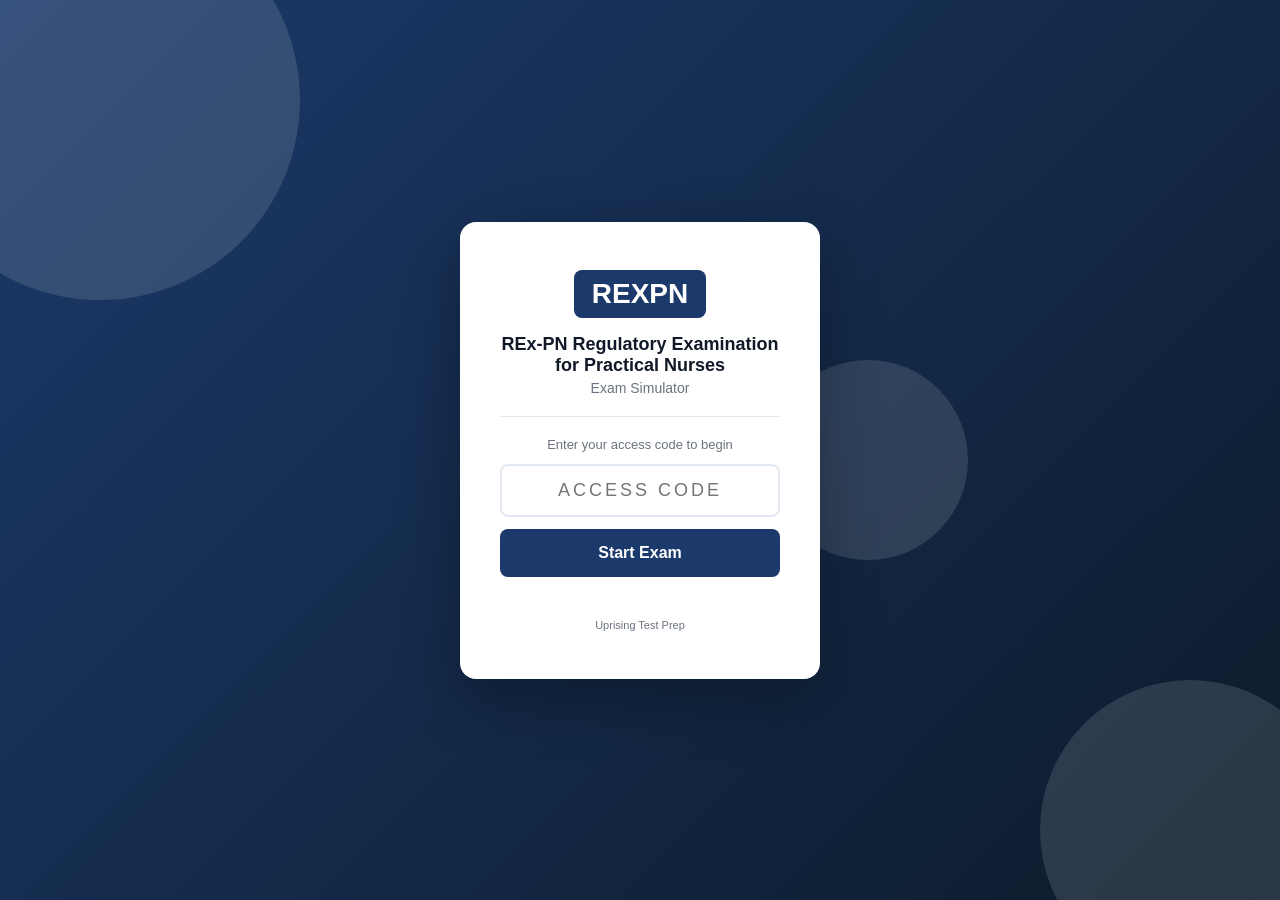
<file: index.html>
<!DOCTYPE html>
<html lang="en">
<head>
  <meta charset="UTF-8" />
  <meta name="viewport" content="width=device-width, initial-scale=1.0, viewport-fit=cover" />
  <meta name="apple-mobile-web-app-capable" content="yes" />
  <meta name="apple-mobile-web-app-status-bar-style" content="black-translucent" />
  <title>REXPN Exam Simulator</title>
  <link rel="stylesheet" href="style.css" />
</head>
<body>

<div id="access-gate">
  <div class="gate-bg-shapes">
    <div class="shape shape-1"></div>
    <div class="shape shape-2"></div>
    <div class="shape shape-3"></div>
  </div>
  <div class="gate-card">
    <div class="gate-logo">
      <div class="logo-badge">REXPN</div>
    </div>
    <h1 class="gate-title">REx-PN Regulatory Examination for Practical Nurses</h1>
    <p class="gate-subtitle">Exam Simulator</p>
    <div class="gate-divider"></div>
    <p class="gate-instruction">Enter your access code to begin</p>
    <input type="text" id="access-code-input" class="gate-input"
           placeholder="Access Code" autocomplete="off"
           maxlength="20" spellcheck="false" />
    <button id="access-btn" class="gate-btn">Start Exam</button>
    <p id="access-error" class="gate-error"></p>
    <p class="gate-hint">Uprising Test Prep</p>
  </div>
</div>

<div id="app" style="display:none">
  <header class="top-bar">
    <div class="bar-left">
      <span class="bar-logo">REXPN</span>
      <span class="bar-title">Exam Simulator</span>
    </div>
    <div class="bar-right">
      <span class="bar-timer" id="timer-display">--:--</span>
      <button class="bar-btn" id="flag-btn">Flag</button>
      <button class="bar-btn bar-btn-primary" id="submit-btn">
        <span class="btn-full">Submit Exam</span>
        <span class="btn-short">Submit</span>
      </button>
    </div>
  </header>

  <div class="progress-strip">
    <div class="progress-bar" id="progress-bar"></div>
  </div>

  <main class="exam-main">
    <div class="question-panel">
      <div class="q-meta">
        <span id="q-counter"></span>
        <span id="q-domain" class="q-domain-tag"></span>
        <span id="q-flag-indicator" class="flag-chip" style="display:none">Flagged</span>
      </div>
      <div id="q-image-wrap" style="display:none; margin-bottom:14px;"></div>
      <p id="question-text" class="q-text"></p>
      <div id="options-list" class="options-list"></div>
      <div id="explanation-box" class="explanation-box" style="display:none">
        <div class="explanation-label">Explanation</div>
        <p id="explanation-text" class="explanation-text"></p>
      </div>
    </div>
    <div class="nav-bar">
      <button class="nav-btn" id="prev-btn">&#8592; Prev</button>
      <button class="nav-btn nav-btn-map" id="map-btn">Question Map</button>
      <button class="nav-btn nav-btn-next" id="next-btn">Next &#8594;</button>
    </div>
  </main>
</div>

<!-- Question Map Modal -->
<div id="map-modal" style="display:none">
  <div class="map-backdrop" id="map-backdrop"></div>
  <div class="map-panel">
    <div class="map-header">
      <span class="map-title">Question Map</span>
      <button id="map-close" class="map-close-btn">&#x2715; Close</button>
    </div>
    <div class="map-legend">
      <span class="leg-item"><span class="leg-swatch leg-answered"></span>Answered</span>
      <span class="leg-item"><span class="leg-swatch leg-flagged"></span>Flagged</span>
      <span class="leg-item"><span class="leg-swatch leg-unanswered"></span>Unanswered</span>
    </div>
    <div id="q-grid" class="q-grid"></div>
  </div>
</div>

<div id="results-screen" style="display:none">
  <div class="results-card">
    <div class="res-header">
      <div class="res-badge">REXPN</div>
      <h2 id="res-status" class="res-status"></h2>
      <p id="res-score" class="res-score"></p>
    </div>
    <div id="res-domains" class="res-domains"></div>
    <button id="res-review-btn" class="res-btn">Review Answers</button>
    <button id="res-restart-btn" class="res-btn res-btn-secondary">Restart</button>
  </div>
</div>

<script src="questions.js"></script>
<script src="app.js"></script>
</body>
</html>
</file>
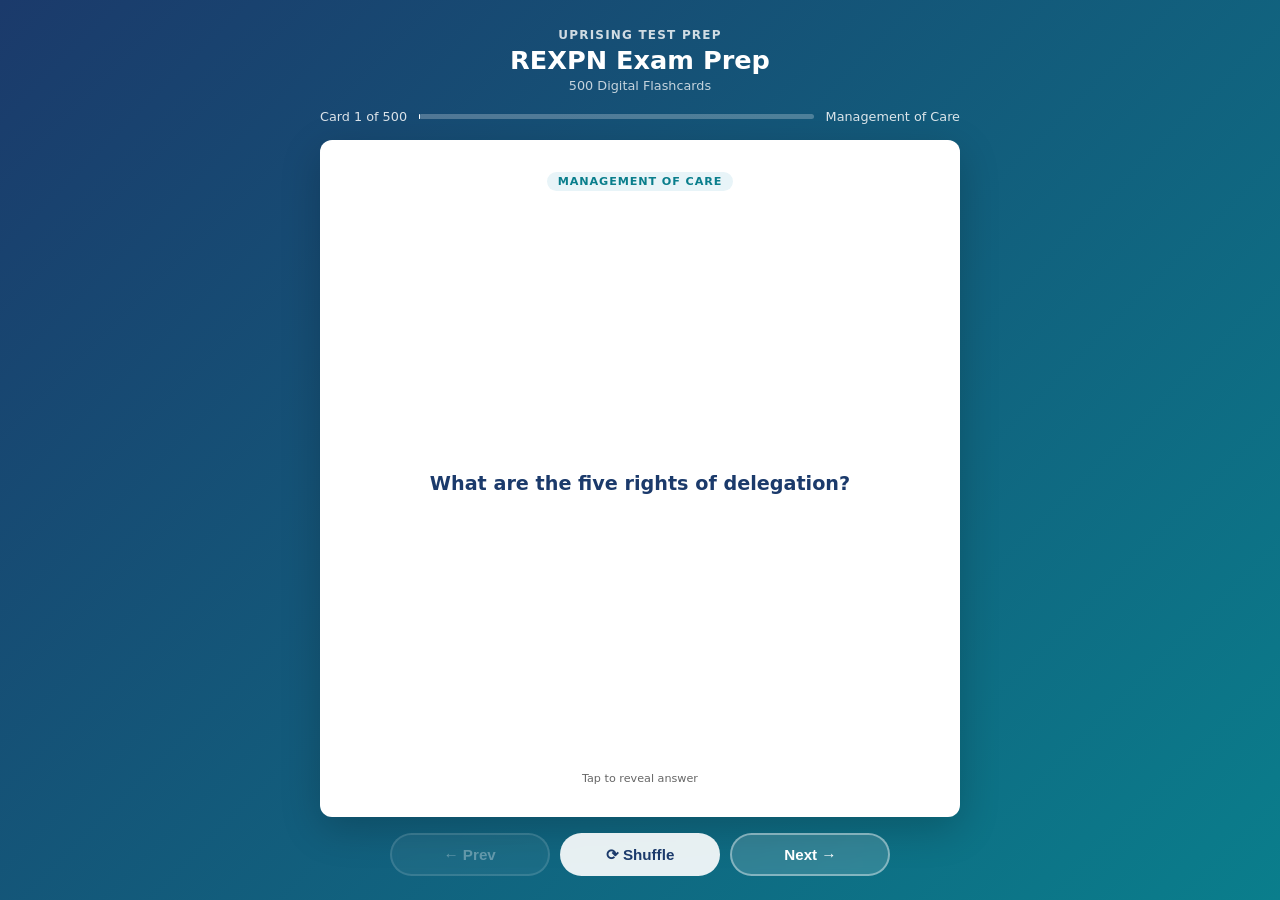
<file: flashcards/index.html>
<!DOCTYPE html>
<html lang="en">
<head>
  <meta charset="UTF-8">
  <meta name="viewport" content="width=device-width, initial-scale=1.0">
  <title>REXPN Exam Prep — Flashcards</title>
  <style>
    :root {
      --blue:   #1B3A6B;
      --teal:   #0A7E8C;
      --ltblue: #E8F4F8;
      --white:  #FFFFFF;
      --text:   #1A1A1A;
      --muted:  #666;
      --radius: 12px;
    }
    * { box-sizing: border-box; margin: 0; padding: 0; }
    html, body { height: 100%; }
    body {
      font-family: 'Segoe UI', system-ui, sans-serif;
      background: linear-gradient(135deg, var(--blue) 0%, var(--teal) 100%);
      min-height: 100dvh;
      display: flex;
      flex-direction: column;
      align-items: center;
      padding: 1.25rem 1rem 1rem;
      gap: 0.75rem;
      overflow-x: hidden;
    }
    header { text-align: center; color: #fff; flex-shrink: 0; }
    header .brand { font-size: 0.75rem; font-weight: 700; letter-spacing: 0.1em; opacity: 0.8; text-transform: uppercase; }
    header h1 { font-size: 1.3rem; font-weight: 800; margin-top: 0.2rem; }
    header .subtitle { font-size: 0.8rem; opacity: 0.75; margin-top: 0.15rem; }
    #progress-info {
      display: flex; align-items: center; gap: 0.75rem;
      color: rgba(255,255,255,0.85); font-size: 0.8rem;
      flex-shrink: 0; width: 100%; max-width: 640px;
    }
    #progress-bar-track {
      flex: 1; background: rgba(255,255,255,0.25);
      border-radius: 4px; height: 5px;
    }
    #progress-bar-fill { height: 100%; background: #fff; border-radius: 4px; transition: width 0.3s; }
    .card-scene {
      width: 100%; max-width: 640px;
      perspective: 1200px;
      cursor: pointer;
      flex: 1; min-height: 0;
      display: flex; flex-direction: column;
    }
    .card-inner {
      position: relative; width: 100%;
      flex: 1; min-height: 0;
      transition: transform 0.55s cubic-bezier(.4,0,.2,1);
      transform-style: preserve-3d;
    }
    .card-scene.flipped .card-inner { transform: rotateY(180deg); }
    .card-face {
      position: absolute; inset: 0;
      backface-visibility: hidden; -webkit-backface-visibility: hidden;
      border-radius: var(--radius);
      display: flex; flex-direction: column;
      padding: 1.5rem 1.75rem;
      box-shadow: 0 12px 40px rgba(0,0,0,0.2);
      overflow: hidden;
    }
    .card-front { background: var(--white); align-items: center; justify-content: center; }
    .card-back  { background: var(--ltblue); transform: rotateY(180deg); }
    .card-badge {
      font-size: 0.7rem; font-weight: 700; text-transform: uppercase;
      letter-spacing: 0.08em;
      background: var(--ltblue); color: var(--teal);
      padding: 0.2rem 0.65rem; border-radius: 20px;
      margin-bottom: 0.85rem; flex-shrink: 0;
    }
    .card-back .card-badge { background: rgba(10,126,140,0.12); }
    .card-front .q-text {
      font-size: 1.1rem; font-weight: 600; color: var(--blue); line-height: 1.55;
      text-align: center; overflow-y: auto; flex: 1;
      display: flex; align-items: center; justify-content: center;
      scrollbar-width: thin; scrollbar-color: rgba(27,58,107,0.3) transparent;
    }
    .card-back .a-label { font-size: 0.7rem; font-weight: 700; color: var(--teal); text-transform: uppercase; letter-spacing: 0.08em; margin-bottom: 0.4rem; flex-shrink: 0; }
    .card-back .a-text  {
      font-size: 0.975rem; color: var(--text); line-height: 1.65;
      overflow-y: auto; flex: 1; min-height: 0; padding-right: 4px;
      scrollbar-width: thin; scrollbar-color: rgba(10,126,140,0.4) transparent;
    }
    .card-back .a-text::-webkit-scrollbar { width: 4px; }
    .card-back .a-text::-webkit-scrollbar-track { background: transparent; }
    .card-back .a-text::-webkit-scrollbar-thumb { background: rgba(10,126,140,0.4); border-radius: 4px; }
    .tap-hint { flex-shrink: 0; margin-top: 0.6rem; font-size: 0.7rem; color: var(--muted); text-align: center; }
    .card-back .tap-hint { color: var(--teal); opacity: 0.7; }
    .controls {
      display: flex; gap: 0.65rem; flex-wrap: nowrap;
      justify-content: center; flex-shrink: 0;
      width: 100%; max-width: 640px;
      padding-bottom: env(safe-area-inset-bottom, 0px);
    }
    .btn {
      padding: 0.6rem 1.2rem; border-radius: 50px;
      border: 2px solid rgba(255,255,255,0.4);
      background: rgba(255,255,255,0.15); color: #fff;
      font-weight: 700; font-size: 0.875rem; cursor: pointer;
      transition: all 0.2s; backdrop-filter: blur(4px);
      white-space: nowrap; flex: 1; max-width: 160px;
    }
    .btn:hover { background: rgba(255,255,255,0.3); border-color: rgba(255,255,255,0.7); }
    .btn:active { transform: scale(0.96); }
    .btn:disabled { opacity: 0.35; cursor: not-allowed; }
    .btn.btn-primary { background: rgba(255,255,255,0.9); color: var(--blue); border-color: transparent; }
    .btn.btn-primary:hover { background: #fff; }
    #loading { color: rgba(255,255,255,0.8); font-size: 1rem; text-align: center; padding: 3rem; flex: 1; }
    @media (min-width: 768px) {
      body { padding: 1.75rem 1.5rem 1.5rem; gap: 1rem; }
      header h1 { font-size: 1.6rem; }
      .card-face { padding: 2rem 2.5rem; }
      .card-front .q-text { font-size: 1.2rem; }
      .card-back .a-text { font-size: 1.05rem; }
      .btn { font-size: 0.95rem; padding: 0.65rem 1.4rem; }
    }
    @media (max-width: 380px) {
      body { padding: 0.75rem; gap: 0.5rem; }
      header .brand { font-size: 0.65rem; }
      header h1 { font-size: 1.1rem; }
      header .subtitle { display: none; }
      .card-face { padding: 1rem 1.1rem; }
      .card-front .q-text { font-size: 0.975rem; }
      .card-back .a-text { font-size: 0.875rem; }
      .btn { font-size: 0.8rem; padding: 0.5rem 0.75rem; }
    }
  </style>
</head>
<body>
<header>
  <div class="brand">Uprising Test Prep</div>
  <h1>REXPN Exam Prep</h1>
  <div class="subtitle">500 Digital Flashcards</div>
</header>
<div id="progress-info">
  <span id="card-counter">Card 1 of 500</span>
  <div id="progress-bar-track"><div id="progress-bar-fill" style="width:0%"></div></div>
  <span id="domain-label"></span>
</div>
<div id="loading">Loading flashcards...</div>
<div class="card-scene" id="card-scene" style="display:none" onclick="flipCard()">
  <div class="card-inner" id="card-inner">
    <div class="card-face card-front">
      <div class="card-badge" id="front-badge"></div>
      <div class="q-text" id="q-text"></div>
      <div class="tap-hint">Tap to reveal answer</div>
    </div>
    <div class="card-face card-back">
      <div class="card-badge" id="back-badge">Answer</div>
      <div class="a-label">Answer</div>
      <div class="a-text" id="a-text"></div>
      <div class="tap-hint">Tap to flip back</div>
    </div>
  </div>
</div>
<div class="controls" id="controls" style="display:none">
  <button class="btn" id="prev-btn" onclick="event.stopPropagation();move(-1)" disabled>&#8592; Prev</button>
  <button class="btn btn-primary" onclick="event.stopPropagation();shuffleCards()">&#10227; Shuffle</button>
  <button class="btn" id="next-btn" onclick="event.stopPropagation();move(1)">Next &#8594;</button>
</div>
<script>
const DOMAIN_LABELS = {
  management_of_care: "Management of Care",
  safety_and_infection_control: "Safety and Infection Control",
  health_promotion_and_maintenance: "Health Promotion and Maintenance",
  psychosocial_integrity: "Psychosocial Integrity",
  basic_care_and_comfort: "Basic Care and Comfort",
  pharmacological_and_parenteral_therapies: "Pharmacological and Parenteral Therapies",
  reduction_of_risk_potential: "Reduction of Risk Potential",
  physiological_adaptation: "Physiological Adaptation",
};
let cards   = [];
let current = 0;
async function init() {
  try {
    const res = await fetch('flashcards.json');
    if (!res.ok) throw new Error('Network error');
    cards = await res.json();
    document.getElementById('loading').style.display    = 'none';
    document.getElementById('card-scene').style.display = 'flex';
    document.getElementById('controls').style.display   = 'flex';
    show();
  } catch (e) {
    document.getElementById('loading').textContent = 'Error loading flashcards. Please try refreshing.';
  }
}
function domainLabel(key) {
  return DOMAIN_LABELS[key] || key.replace(/_/g, ' ').replace(/\b\w/g, c => c.toUpperCase());
}
function show() {
  const c = cards[current];
  document.getElementById('card-scene').classList.remove('flipped');
  document.getElementById('a-text').scrollTop = 0;
  const label = domainLabel(c.domain || c.chapter || '');
  document.getElementById('q-text').textContent       = c.front;
  document.getElementById('a-text').textContent       = c.back;
  document.getElementById('front-badge').textContent  = label;
  document.getElementById('back-badge').textContent   = label;
  document.getElementById('card-counter').textContent = `Card ${current+1} of ${cards.length}`;
  document.getElementById('domain-label').textContent = label;
  document.getElementById('progress-bar-fill').style.width = `${((current+1)/cards.length*100).toFixed(1)}%`;
  document.getElementById('prev-btn').disabled = current === 0;
  document.getElementById('next-btn').disabled = current === cards.length - 1;
}
function flipCard() { document.getElementById('card-scene').classList.toggle('flipped'); }
function move(dir) {
  const next = current + dir;
  if (next < 0 || next >= cards.length) return;
  current = next; show();
}
function shuffleCards() {
  for (let i = cards.length - 1; i > 0; i--) {
    const j = Math.floor(Math.random() * (i+1));
    [cards[i], cards[j]] = [cards[j], cards[i]];
  }
  current = 0; show();
}
document.addEventListener('keydown', e => {
  if (e.key === 'ArrowRight' || e.key === 'ArrowDown') move(1);
  else if (e.key === 'ArrowLeft' || e.key === 'ArrowUp') move(-1);
  else if (e.key === ' ' || e.key === 'Enter') { e.preventDefault(); flipCard(); }
});
init();
</script>
</body>
</html>
</file>
<file: style.css>
/* REXPN Exam Simulator — Styles */
:root {
  --primary:   #1B3A6B;
  --pass:      #059669;
  --fail:      #DC2626;
  --bg:        #F3F4F8;
  --card:      #FFFFFF;
  --border:    #E2E8F0;
  --text:      #111827;
  --muted:     #6B7280;
  --radius:    10px;
}
*, *::before, *::after { box-sizing: border-box; margin: 0; padding: 0; }
body {
  font-family: -apple-system, BlinkMacSystemFont, "Segoe UI", sans-serif;
  background: var(--bg);
  color: var(--text);
  height: 100vh;
  height: 100dvh;
  overflow: hidden;
  -webkit-text-size-adjust: 100%;
}

/* ── Access Gate ─────────────────────────────────────────────────────────── */
#access-gate {
  display: flex;
  align-items: center;
  justify-content: center;
  height: 100vh;
  height: 100dvh;
  background: linear-gradient(135deg, var(--primary) 0%, #0d1b2a 100%);
  position: relative;
  overflow: hidden;
  padding: 20px;
  padding-top: max(20px, env(safe-area-inset-top));
  padding-bottom: max(20px, env(safe-area-inset-bottom));
}
.gate-bg-shapes { position: absolute; inset: 0; pointer-events: none; }
.shape { position: absolute; border-radius: 50%; opacity: .12; background: #fff; }
.shape-1 { width: 400px; height: 400px; top: -100px; left: -100px; }
.shape-2 { width: 300px; height: 300px; bottom: -80px; right: -60px; }
.shape-3 { width: 200px; height: 200px; top: 40%; left: 60%; }
.gate-card {
  background: #fff;
  border-radius: 16px;
  padding: 48px 40px;
  text-align: center;
  width: 100%;
  max-width: 360px;
  position: relative;
  z-index: 1;
  box-shadow: 0 20px 60px rgba(0,0,0,.3);
}
.logo-badge {
  display: inline-block;
  background: var(--primary);
  color: #fff;
  font-weight: 800;
  font-size: 28px;
  padding: 8px 18px;
  border-radius: 8px;
}
.gate-title { font-size: 18px; font-weight: 700; margin-top: 16px; color: var(--text); }
.gate-subtitle { color: var(--muted); font-size: 14px; margin-top: 4px; }
.gate-divider { height: 1px; background: var(--border); margin: 20px 0; }
.gate-instruction { font-size: 13px; color: var(--muted); margin-bottom: 12px; }
.gate-input {
  width: 100%;
  padding: 14px 16px;
  border: 2px solid var(--border);
  border-radius: 8px;
  font-size: 18px;
  text-align: center;
  text-transform: uppercase;
  letter-spacing: 3px;
  outline: none;
}
.gate-input:focus { border-color: var(--primary); }
.gate-btn {
  width: 100%;
  margin-top: 12px;
  padding: 15px;
  background: var(--primary);
  color: #fff;
  border: none;
  border-radius: 8px;
  font-size: 16px;
  font-weight: 600;
  cursor: pointer;
  -webkit-tap-highlight-color: transparent;
}
.gate-btn:hover { opacity: .9; }
.gate-error { color: var(--fail); font-size: 13px; margin-top: 8px; min-height: 18px; }
.gate-hint { color: var(--muted); font-size: 11px; margin-top: 16px; }

/* ── App shell ───────────────────────────────────────────────────────────── */
#app {
  display: flex;
  flex-direction: column;
  height: 100vh;
  height: 100dvh;
  padding-top: env(safe-area-inset-top);
}
.top-bar {
  display: flex;
  justify-content: space-between;
  align-items: center;
  background: var(--primary);
  color: #fff;
  padding: 0 20px;
  padding-left: max(20px, env(safe-area-inset-left));
  padding-right: max(20px, env(safe-area-inset-right));
  height: 52px;
  flex-shrink: 0;
  gap: 8px;
}
.bar-left { display: flex; align-items: center; gap: 8px; min-width: 0; }
.bar-logo { font-weight: 800; font-size: 18px; flex-shrink: 0; }
.bar-title { font-size: 14px; opacity: .8; white-space: nowrap; overflow: hidden; text-overflow: ellipsis; }
.bar-right { display: flex; align-items: center; gap: 8px; flex-shrink: 0; }
.bar-timer {
  font-variant-numeric: tabular-nums;
  font-size: 16px;
  font-weight: 600;
  min-width: 68px;
  text-align: right;
}
.bar-btn {
  padding: 7px 13px;
  background: rgba(255,255,255,.15);
  border: 1px solid rgba(255,255,255,.3);
  color: #fff;
  border-radius: 6px;
  cursor: pointer;
  font-size: 13px;
  white-space: nowrap;
  -webkit-tap-highlight-color: transparent;
  touch-action: manipulation;
}
.bar-btn:hover { background: rgba(255,255,255,.25); }
.bar-btn-primary {
  background: #fff;
  color: var(--primary);
  border-color: #fff;
  font-weight: 600;
}
.bar-btn-primary:hover { background: #f0f0f0; }
.btn-short { display: none; }
.btn-full  { display: inline; }

.progress-strip { height: 4px; background: rgba(0,0,0,.1); flex-shrink: 0; }
.progress-bar   { height: 100%; background: #4ade80; transition: width .3s; }

/* ── Main exam area ──────────────────────────────────────────────────────── */
.exam-main {
  flex: 1;
  overflow: hidden;
  display: flex;
  flex-direction: column;
  padding: 16px 20px 0;
  padding-left: max(16px, env(safe-area-inset-left));
  padding-right: max(16px, env(safe-area-inset-right));
  min-height: 0;
}
.question-panel { flex: 1; overflow-y: auto; padding-bottom: 12px; -webkit-overflow-scrolling: touch; }
.q-meta {
  display: flex;
  align-items: center;
  gap: 8px;
  margin-bottom: 12px;
  font-size: 13px;
  color: var(--muted);
  flex-wrap: wrap;
}
.q-domain-tag {
  background: var(--primary);
  color: #fff;
  padding: 2px 8px;
  border-radius: 4px;
  font-size: 11px;
  font-weight: 600;
}
.flag-chip {
  background: #FEF3C7;
  color: #92400E;
  padding: 2px 8px;
  border-radius: 4px;
  font-size: 11px;
  font-weight: 600;
}
.q-image {
  max-width: 100%;
  height: auto;
  border-radius: 6px;
  border: 1px solid var(--border);
  display: block;
  margin-bottom: 14px;
}
.q-text { font-size: 16px; line-height: 1.65; margin-bottom: 20px; }
.options-list { display: flex; flex-direction: column; gap: 10px; }
.option {
  display: flex;
  align-items: flex-start;
  gap: 12px;
  padding: 15px 16px;
  background: var(--card);
  border: 2px solid var(--border);
  border-radius: var(--radius);
  cursor: pointer;
  transition: .15s;
  -webkit-tap-highlight-color: transparent;
  touch-action: manipulation;
  min-height: 52px;
}
.option:hover  { border-color: var(--primary); background: #F8FAFF; }
.option.selected  { border-color: var(--primary); background: #EEF3FF; }
.option.correct   { border-color: #059669; background: #ECFDF5; }
.option.incorrect { border-color: #DC2626; background: #FEF2F2; }
/* A correct SATA letter the user did NOT select -- distinct from plain
   "unselected" (border only) so a missed correct answer is still visible
   after submission. */
.option.missed    { border-color: #059669; border-style: dashed; background: #fff; }

/* ── SATA (multi-select checkboxes) ─────────────────────────────────────── */
.sata-instruction {
  font-size: 13px;
  font-weight: 600;
  color: var(--muted);
  margin-bottom: 2px;
}
.opt-checkbox {
  font-size: 18px;
  line-height: 1;
  min-width: 22px;
  padding-top: 1px;
  flex-shrink: 0;
  color: var(--primary);
}

/* ── Fill-in-the-blank ───────────────────────────────────────────────────── */
.fib-wrap { display: flex; align-items: center; gap: 10px; flex-wrap: wrap; }
.fib-input {
  padding: 14px 16px;
  border: 2px solid var(--border);
  border-radius: var(--radius);
  font-size: 16px;
  min-width: 160px;
  outline: none;
}
.fib-input:focus { border-color: var(--primary); }
.fib-unit { font-size: 15px; color: var(--muted); font-weight: 600; }
.fib-review { display: flex; flex-direction: column; gap: 10px; }
.fib-review-line {
  padding: 12px 16px;
  border-radius: var(--radius);
  border: 2px solid var(--border);
  font-size: 15px;
}
.fib-review-line.correct   { border-color: #059669; background: #ECFDF5; }
.fib-review-line.incorrect { border-color: #DC2626; background: #FEF2F2; }
.explanation-box {
  margin-top: 20px;
  padding: 16px 18px;
  background: #F0F9FF;
  border-left: 4px solid #2563EB;
  border-radius: 6px;
}
.explanation-label {
  font-size: 11px;
  font-weight: 700;
  text-transform: uppercase;
  letter-spacing: .06em;
  color: #2563EB;
  margin-bottom: 8px;
}
.explanation-text { font-size: 14.5px; line-height: 1.7; color: #1e293b; margin: 0; }
.opt-letter { font-weight: 700; font-size: 15px; color: var(--primary); min-width: 22px; padding-top: 1px; flex-shrink: 0; }
.opt-text   { font-size: 15px; line-height: 1.5; }

/* ── Nav bar ─────────────────────────────────────────────────────────────── */
.nav-bar {
  display: flex;
  align-items: center;
  gap: 8px;
  padding: 10px 0;
  padding-bottom: max(14px, env(safe-area-inset-bottom));
  flex-shrink: 0;
}
.nav-btn {
  flex: 1;
  padding: 13px 8px;
  background: var(--card);
  border: 1px solid var(--border);
  border-radius: 8px;
  cursor: pointer;
  font-size: 15px;
  font-weight: 500;
  text-align: center;
  -webkit-tap-highlight-color: transparent;
  touch-action: manipulation;
  min-height: 48px;
}
.nav-btn:hover      { background: #f0f0f0; }
.nav-btn-map {
  background: var(--bg);
  border-color: var(--primary);
  color: var(--primary);
  font-weight: 600;
}
.nav-btn-map:hover { background: #EEF3FF; }
.nav-btn-next {
  background: var(--primary);
  color: #fff;
  border-color: var(--primary);
}
.nav-btn-next:hover { opacity: .9; }

/* ── Question Map Modal ──────────────────────────────────────────────────── */
#map-modal {
  position: fixed;
  inset: 0;
  z-index: 1000;
  display: flex;
  flex-direction: column;
  justify-content: flex-end;
}
.map-backdrop { position: absolute; inset: 0; background: rgba(0,0,0,.5); }
.map-panel {
  position: relative;
  background: #fff;
  border-radius: 20px 20px 0 0;
  padding: 20px;
  padding-bottom: max(20px, env(safe-area-inset-bottom));
  max-height: 80vh;
  max-height: 80dvh;
  display: flex;
  flex-direction: column;
  box-shadow: 0 -4px 30px rgba(0,0,0,.2);
}
.map-header {
  display: flex;
  align-items: center;
  justify-content: space-between;
  margin-bottom: 12px;
  flex-shrink: 0;
}
.map-title { font-size: 17px; font-weight: 700; color: var(--text); }
.map-close-btn {
  padding: 8px 16px;
  background: var(--bg);
  border: 1px solid var(--border);
  border-radius: 8px;
  cursor: pointer;
  font-size: 14px;
  font-weight: 500;
  min-height: 40px;
  -webkit-tap-highlight-color: transparent;
  touch-action: manipulation;
}
.map-close-btn:hover { background: #e5e7eb; }
.map-legend { display: flex; gap: 16px; margin-bottom: 14px; flex-shrink: 0; flex-wrap: wrap; }
.leg-item { display: flex; align-items: center; gap: 6px; font-size: 13px; color: var(--muted); }
.leg-swatch {
  width: 16px;
  height: 16px;
  border-radius: 3px;
  border: 1px solid var(--border);
  background: var(--card);
  display: inline-block;
  flex-shrink: 0;
}
.leg-swatch.leg-answered  { background: var(--primary); border-color: var(--primary); }
.leg-swatch.leg-flagged   { background: #FEF3C7; border-color: #F59E0B; }
.leg-swatch.leg-unanswered { background: var(--card); }
.q-grid {
  display: flex;
  flex-wrap: wrap;
  gap: 6px;
  overflow-y: auto;
  flex: 1;
  padding-bottom: 8px;
  -webkit-overflow-scrolling: touch;
}
.grid-btn {
  width: 40px;
  height: 40px;
  border: 1px solid var(--border);
  border-radius: 6px;
  background: var(--card);
  font-size: 12px;
  cursor: pointer;
  font-weight: 500;
  -webkit-tap-highlight-color: transparent;
  touch-action: manipulation;
}
.grid-btn.answered { background: var(--primary); color: #fff; border-color: var(--primary); }
.grid-btn.flagged  { background: #FEF3C7; border-color: #F59E0B; }
.grid-btn.active   { outline: 3px solid var(--primary); outline-offset: 2px; }

/* ── Results ─────────────────────────────────────────────────────────────── */
#results-screen {
  display: flex;
  align-items: flex-start;
  justify-content: center;
  min-height: 100vh;
  min-height: 100dvh;
  background: var(--bg);
  overflow-y: auto;
  -webkit-overflow-scrolling: touch;
  padding: 20px 16px;
  padding-top: max(20px, env(safe-area-inset-top));
  padding-bottom: max(20px, env(safe-area-inset-bottom));
}
.results-card {
  background: var(--card);
  border-radius: 16px;
  padding: 40px;
  max-width: 480px;
  width: 100%;
  box-shadow: 0 8px 30px rgba(0,0,0,.1);
}
.res-header { text-align: center; margin-bottom: 24px; }
.res-badge {
  display: inline-block;
  background: var(--primary);
  color: #fff;
  font-weight: 800;
  font-size: 22px;
  padding: 6px 16px;
  border-radius: 8px;
}
.res-status { font-size: 36px; font-weight: 800; margin-top: 12px; }
.res-score  { font-size: 18px; color: var(--muted); margin-top: 4px; }
.res-domains { margin-bottom: 24px; display: flex; flex-direction: column; gap: 10px; }
.res-domain-row { display: flex; align-items: center; gap: 8px; font-size: 13px; }
.res-domain-name { width: 160px; font-weight: 500; flex-shrink: 0; }
.res-domain-bar-wrap { flex: 1; background: #E5E7EB; border-radius: 4px; height: 8px; overflow: hidden; }
.res-domain-bar { height: 100%; border-radius: 4px; transition: width .5s; }
.res-domain-pct { width: 36px; text-align: right; font-weight: 600; }
.res-btn {
  width: 100%;
  padding: 15px;
  background: var(--primary);
  color: #fff;
  border: none;
  border-radius: 8px;
  font-size: 15px;
  font-weight: 600;
  cursor: pointer;
  margin-bottom: 10px;
  min-height: 52px;
  -webkit-tap-highlight-color: transparent;
  touch-action: manipulation;
}
.res-btn:hover { opacity: .9; }
.res-btn-secondary {
  background: transparent;
  color: var(--primary);
  border: 2px solid var(--primary);
}
.res-btn-secondary:hover { background: var(--primary); color: #fff; }

/* ── Mobile breakpoint (phones ≤ 640px) ─────────────────────────────────── */
@media (max-width: 640px) {
  /* Gate card */
  .gate-card { padding: 32px 24px; }

  /* Top bar: hide long title text, swap Submit label */
  .bar-title  { display: none; }
  .btn-full   { display: none; }
  .btn-short  { display: inline; }
  .bar-right  { gap: 6px; }
  .bar-btn    { padding: 6px 10px; font-size: 12px; }
  .bar-timer  { font-size: 14px; min-width: 58px; }

  /* Exam main */
  .exam-main { padding: 12px 14px 0; }
  .q-text { font-size: 16px; }
  .opt-text { font-size: 15px; }

  /* Nav bar — bigger touch targets */
  .nav-btn { font-size: 14px; padding: 14px 6px; }

  /* Results */
  .results-card { padding: 28px 20px; }
  .res-domain-name { width: 110px; font-size: 12px; }
  .res-domain-pct  { font-size: 12px; }
  .res-status { font-size: 30px; }

  /* Map grid — slightly bigger buttons on phones */
  .grid-btn { width: 42px; height: 42px; }
}

/* ── Very small phones (≤ 380px) ────────────────────────────────────────── */
@media (max-width: 380px) {
  .bar-logo { font-size: 15px; }
  .bar-btn  { padding: 5px 8px; font-size: 11px; }
  .bar-timer { font-size: 13px; min-width: 52px; }
  .nav-btn  { font-size: 13px; }
  .grid-btn { width: 38px; height: 38px; font-size: 11px; }
}
</file>
